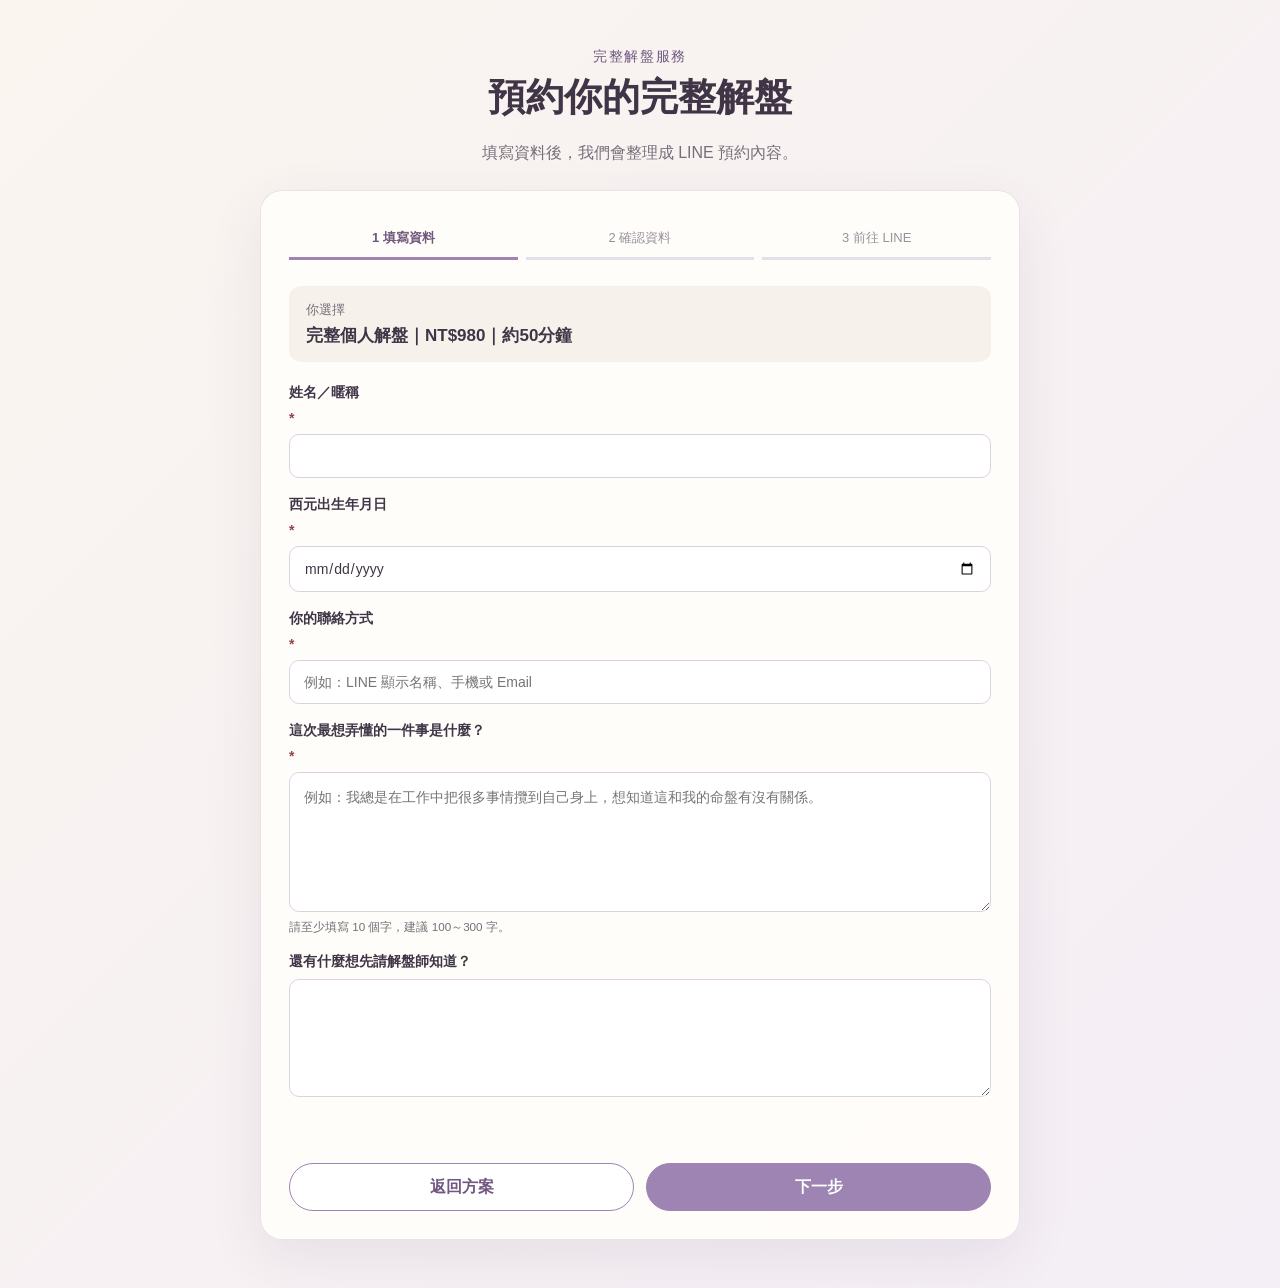
<file: index.html>
<!doctype html>
<html lang="zh-Hant">
<head>
  <meta charset="UTF-8">
  <meta name="viewport" content="width=device-width, initial-scale=1.0">
  <meta name="description" content="生命靈數完整解盤 LINE 預約">
  <title>生命靈數完整解盤預約</title>
  <link rel="stylesheet" href="style.css">
  <script defer src="script.js?v=2"></script>
</head>
<body>
  <main class="page-shell">
    <header class="page-header">
      <p class="eyebrow">完整解盤服務</p>
      <h1>預約你的完整解盤</h1>
      <p class="subtitle">填寫資料後，我們會整理成 LINE 預約內容。</p>
    </header>

    <section class="card" aria-live="polite">
      <div class="stepper" aria-label="預約進度">
        <span class="step active" data-step-dot="1">1 填寫資料</span>
        <span class="step" data-step-dot="2">2 確認資料</span>
        <span class="step" data-step-dot="3">3 前往 LINE</span>
      </div>

      <div id="formStep">
        <div class="plan-box">
          <span>你選擇</span>
          <strong id="selectedPlan"></strong>
        </div>

        <form id="bookingForm" novalidate>
          <label>姓名／暱稱 <span aria-hidden="true">*</span>
            <input id="name" name="name" autocomplete="name" required>
          </label>

          <label>西元出生年月日 <span aria-hidden="true">*</span>
            <input id="birthDate" name="birthDate" type="date" required>
          </label>

          <label>你的聯絡方式 <span aria-hidden="true">*</span>
            <input id="contact" name="contact" placeholder="例如：LINE 顯示名稱、手機或 Email" required>
          </label>

          <label>這次最想弄懂的一件事是什麼？ <span aria-hidden="true">*</span>
            <textarea id="reason" name="reason" rows="5" minlength="10" placeholder="例如：我總是在工作中把很多事情攬到自己身上，想知道這和我的命盤有沒有關係。" required></textarea>
            <small>請至少填寫 10 個字，建議 100～300 字。</small>
          </label>

          <label>還有什麼想先請解盤師知道？
            <textarea id="note" name="note" rows="4"></textarea>
          </label>

          <p id="formError" class="error" role="alert"></p>
          <div class="actions">
            <a class="button secondary" href="javascript:history.back()">返回方案</a>
            <button id="nextButton" class="button primary" type="button">下一步</button>
          </div>
        </form>
      </div>

      <div id="confirmStep" hidden>
        <h2>確認預約資料</h2>
        <p class="section-note">請確認內容是否正確。送出後會產生可貼到 LINE 的文字。</p>
        <dl id="confirmation" class="summary"></dl>
        <div class="actions">
          <button id="editButton" class="button secondary" type="button">返回修改</button>
          <button id="generateButton" class="button primary" type="button">確認並產生預約內容</button>
        </div>
      </div>

      <div id="lineStep" hidden>
        <h2>LINE 預約內容預覽</h2>
        <p class="section-note">先複製以下內容，再前往 LINE 貼上傳送。預約時間仍需由解盤師人工確認。</p>
        <textarea id="linePreview" class="preview" rows="14" readonly></textarea>
        <p id="copyStatus" class="copy-status" role="status"></p>
        <div class="actions stacked-mobile">
          <button id="copyButton" class="button secondary" type="button">複製預約內容</button>
          <a id="lineButton" class="button line" href="https://lin.ee/PBp9leg" target="_blank" rel="noopener noreferrer">前往 LINE 完成預約</a>
        </div>
        <button id="backToConfirmButton" class="text-button" type="button">返回確認資料</button>
      </div>
    </section>
  </main>
</body>
</html>
</file>
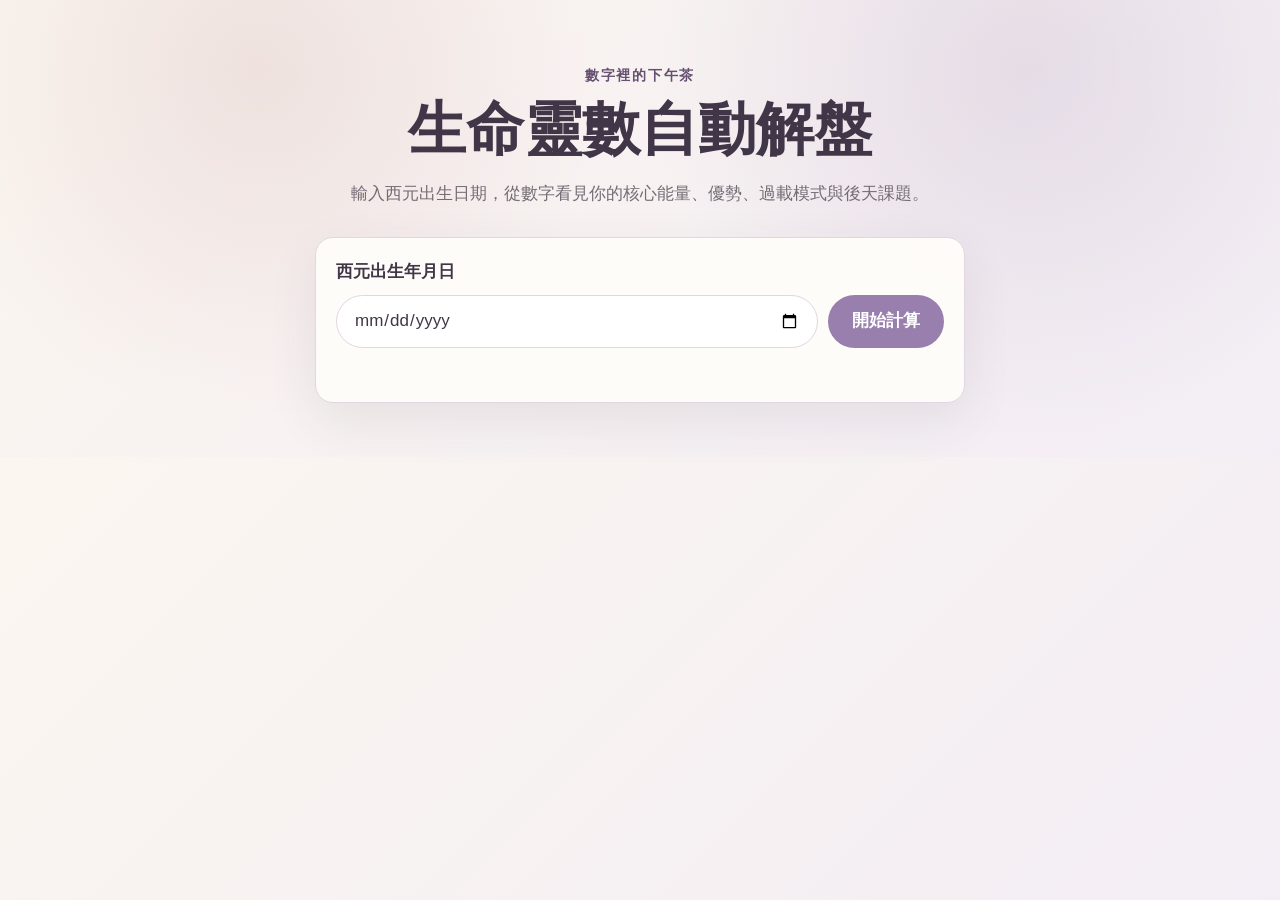
<file: full.html>
<!doctype html>
<html lang="zh-Hant">
<head>
  <meta charset="UTF-8">
  <meta name="viewport" content="width=device-width, initial-scale=1.0">
  <meta name="description" content="生命靈數自動計算與完整免費解盤">
  <title>生命靈數自動解盤</title>
  <link rel="stylesheet" href="full-style.css">
  <script defer src="content-data.js"></script>
  <script defer src="full-script.js"></script>
</head>
<body>
  <header class="hero">
    <div class="wrap">
      <p class="eyebrow">數字裡的下午茶</p>
      <h1>生命靈數自動解盤</h1>
      <p>輸入西元出生日期，從數字看見你的核心能量、優勢、過載模式與後天課題。</p>
      <form id="calculator" class="calculator">
        <label for="birthDate">西元出生年月日</label>
        <div class="input-row">
          <input id="birthDate" type="date" required>
          <button type="submit">開始計算</button>
        </div>
        <p id="error" class="error" role="alert"></p>
      </form>
    </div>
  </header>

  <main id="result" class="wrap result" hidden>
    <section class="overview card">
      <div>
        <p class="section-kicker">你的命盤摘要</p>
        <h2 id="resultTitle"></h2>
        <p id="integratedSummary" class="lead"></p>
      </div>
      <dl id="coreNumbers" class="core-grid"></dl>
    </section>

    <section class="section-grid">
      <article class="card">
        <div class="section-head"><div><p class="section-kicker">完成盤</p><h2>九宮格</h2></div></div>
        <div id="grid" class="number-grid" aria-label="生命靈數九宮格"></div>
        <p class="note">數字出現次數包含先天數及生日數、天賦數、主命數等衍生能量。</p>
      </article>
      <article class="card">
        <p class="section-kicker">整體觀察</p><h2>能量重點</h2>
        <div id="highlights" class="highlight-list"></div>
      </article>
    </section>

    <section class="content-section">
      <div class="section-head"><div><p class="section-kicker">1～9能量</p><h2>數字完整解析</h2></div><p>先看整體，再展開想深入理解的數字。</p></div>
      <div id="numberCards" class="cards"></div>
    </section>

    <section class="content-section">
      <div class="section-head"><div><p class="section-kicker">12條連線</p><h2>成立與尚未形成</h2></div></div>
      <h3>正式成立</h3><div id="formedLines" class="cards"></div>
      <h3>尚未形成</h3><div id="nearLines" class="cards compact"></div>
    </section>

    <section class="card service">
      <p class="section-kicker">完整人工解盤</p>
      <h2>自動計算幫你看見結構，人工解盤協助你放回生活理解</h2>
      <div class="plans">
        <article><h3>完整個人解盤</h3><strong>NT$980</strong><p>約50分鐘｜完整理解自己的命盤。</p><a href="./?plan=personal">選擇完整個人解盤</a></article>
        <article><h3>主題深度解盤</h3><strong>NT$1,480</strong><p>約75分鐘｜完整命盤加一個生活主題。</p><a href="./?plan=topic">選擇主題深度解盤</a></article>
      </div>
    </section>
    <p class="disclaimer">生命靈數屬於自我探索與生活反思工具，不取代醫療、心理、法律或財務專業。</p>
  </main>
</body>
</html>
</file>
<file: style.css>
:root {
  color-scheme: light;
  --ink: #3f3546;
  --muted: #786e79;
  --purple: #9d84b2;
  --purple-dark: #70587f;
  --paper: #fffdf9;
  --base: #f7f1ec;
  --line: #ddd1df;
  --danger: #9b3f4a;
  --line-green: #06c755;
}

* { box-sizing: border-box; }
body {
  margin: 0;
  min-height: 100vh;
  color: var(--ink);
  background: linear-gradient(135deg, #faf5ef 0%, #f4eef6 100%);
  font-family: "Noto Sans TC", "PingFang TC", "Microsoft JhengHei", sans-serif;
}

.page-shell { width: min(760px, calc(100% - 32px)); margin: 0 auto; padding: 48px 0; }
.page-header { text-align: center; margin-bottom: 24px; }
.eyebrow { margin: 0 0 6px; color: var(--purple-dark); font-size: 14px; letter-spacing: .12em; }
h1 { margin: 0; font-size: clamp(26px, 5vw, 38px); }
.subtitle, .section-note { color: var(--muted); line-height: 1.7; }
.card { background: rgba(255,253,249,.94); border: 1px solid rgba(157,132,178,.22); border-radius: 22px; padding: 28px; box-shadow: 0 18px 55px rgba(76,58,84,.09); }
.stepper { display: flex; gap: 8px; margin-bottom: 26px; }
.step { flex: 1; padding: 10px 6px; border-bottom: 3px solid #e6dfe7; color: #9a919b; text-align: center; font-size: 13px; }
.step.active { border-color: var(--purple); color: var(--purple-dark); font-weight: 700; }
.plan-box { display: grid; gap: 5px; margin-bottom: 22px; padding: 15px 17px; background: var(--base); border-radius: 12px; }
.plan-box span { color: var(--muted); font-size: 13px; }
.plan-box strong { font-size: 17px; }
form { display: grid; gap: 18px; }
label { display: grid; gap: 8px; font-weight: 700; font-size: 14px; }
label span { color: var(--danger); }
input, textarea { width: 100%; border: 1px solid var(--line); border-radius: 10px; padding: 13px 14px; color: var(--ink); background: #fff; font: inherit; font-weight: 400; }
textarea { resize: vertical; line-height: 1.6; }
input:focus, textarea:focus { outline: 3px solid rgba(157,132,178,.2); border-color: var(--purple); }
small { color: var(--muted); font-weight: 400; }
.error { min-height: 1.4em; margin: 0; color: var(--danger); }
.actions { display: grid; grid-template-columns: 1fr 1fr; gap: 12px; margin-top: 8px; }
.button { display: inline-flex; min-height: 48px; align-items: center; justify-content: center; border: 1px solid var(--purple); border-radius: 999px; padding: 12px 18px; font: inherit; font-weight: 700; text-decoration: none; cursor: pointer; }
.button.primary { color: white; background: var(--purple); }
.button.primary:hover { background: var(--purple-dark); }
.button.secondary { color: var(--purple-dark); background: white; }
.button.line { color: white; background: var(--line-green); border-color: var(--line-green); }
h2 { margin-top: 0; }
.summary { display: grid; gap: 0; margin: 22px 0; border: 1px solid var(--line); border-radius: 14px; overflow: hidden; }
.summary div { display: grid; grid-template-columns: 150px 1fr; gap: 16px; padding: 14px 16px; border-bottom: 1px solid var(--line); }
.summary div:last-child { border-bottom: 0; }
.summary dt { font-weight: 700; }
.summary dd { margin: 0; white-space: pre-wrap; overflow-wrap: anywhere; }
.preview { min-height: 310px; background: #faf8f5; }
.copy-status { min-height: 1.5em; color: var(--purple-dark); font-weight: 700; }
.text-button { display: block; margin: 18px auto 0; border: 0; background: transparent; color: var(--purple-dark); text-decoration: underline; cursor: pointer; }
[hidden] { display: none !important; }

@media (max-width: 600px) {
  .page-shell { width: min(100% - 20px, 760px); padding: 24px 0; }
  .card { padding: 20px 16px; border-radius: 16px; }
  .step { font-size: 12px; }
  .actions, .stacked-mobile { grid-template-columns: 1fr; }
  .summary div { grid-template-columns: 1fr; gap: 5px; }
}
</file>
<file: full-style.css>
:root{--ink:#403648;--muted:#746c74;--purple:#987fad;--purple-deep:#665071;--paper:#fffdf9;--base:#f8f2ed;--rose:#b78388;--line:#e1d6e2;--danger:#98434e}*{box-sizing:border-box}body{margin:0;color:var(--ink);background:linear-gradient(135deg,#fbf6ef,#f3edf5);font-family:"Noto Sans TC","PingFang TC","Microsoft JhengHei",sans-serif;font-size:17px;line-height:1.7}.wrap{width:min(1040px,calc(100% - 28px));margin:auto}.hero{padding:64px 0 54px;text-align:center;background:radial-gradient(circle at 20% 15%,rgba(183,131,136,.17),transparent 32%),radial-gradient(circle at 80% 15%,rgba(152,127,173,.18),transparent 34%)}.eyebrow,.section-kicker{margin:0 0 6px;color:var(--purple-deep);font-size:14px;font-weight:700;letter-spacing:.12em}.hero h1{margin:0;font-size:clamp(34px,7vw,58px);line-height:1.2}.hero>div>p:not(.eyebrow){color:var(--muted)}.calculator{max-width:650px;margin:28px auto 0;padding:20px;text-align:left;background:rgba(255,253,249,.94);border:1px solid var(--line);border-radius:18px;box-shadow:0 18px 50px rgba(69,53,77,.09)}label{display:block;margin-bottom:8px;font-weight:700}.input-row{display:grid;grid-template-columns:1fr auto;gap:10px}input,button{min-height:50px;border-radius:999px;font:inherit}input{width:100%;padding:10px 17px;border:1px solid var(--line);background:white;color:var(--ink)}button,.plans a{border:0;padding:11px 24px;color:white;background:var(--purple);font-weight:700;cursor:pointer;text-decoration:none;text-align:center}.error{min-height:1.5em;margin:8px 0 0;color:var(--danger)}.result{padding:36px 0 64px}.card{padding:28px;background:rgba(255,253,249,.95);border:1px solid rgba(152,127,173,.24);border-radius:20px;box-shadow:0 14px 40px rgba(69,53,77,.07)}.overview{display:grid;grid-template-columns:1.25fr 1fr;gap:28px}.lead{font-size:19px}.core-grid{display:grid;grid-template-columns:1fr 1fr;gap:10px;margin:0}.core-grid div{padding:14px;background:var(--base);border-radius:12px}.core-grid dt{font-size:13px;color:var(--muted)}.core-grid dd{margin:2px 0 0;font-size:21px;font-weight:800}.section-grid{display:grid;grid-template-columns:1fr 1fr;gap:20px;margin:20px 0}.number-grid{display:grid;grid-template-columns:repeat(3,1fr);gap:8px;max-width:420px}.number-cell{min-height:94px;padding:12px;background:var(--base);border:1px solid var(--line);border-radius:12px}.number-cell strong{display:block;font-size:27px}.number-cell span{color:var(--muted);font-size:14px}.number-cell.missing{opacity:.55}.note,.section-head>p,.disclaimer{color:var(--muted);font-size:14px}.highlight-list{display:grid;gap:10px}.highlight{padding:12px 14px;background:var(--base);border-left:4px solid var(--rose);border-radius:8px}.content-section{margin-top:42px}.section-head{display:flex;align-items:end;justify-content:space-between;gap:18px}.section-head h2,.content-section h2,.card h2{margin:0;font-size:clamp(24px,4vw,32px)}.cards{display:grid;grid-template-columns:repeat(2,1fr);gap:14px;margin-top:16px}.energy-card,.line-card{padding:20px;background:var(--paper);border:1px solid var(--line);border-radius:16px}.energy-card h3,.line-card h3{margin:0}.badges{display:flex;flex-wrap:wrap;gap:6px;margin:8px 0}.badge{padding:3px 9px;background:#efe6f1;border-radius:999px;font-size:13px}.status{color:var(--rose);font-weight:700}.details{margin-top:12px;padding-top:12px;border-top:1px solid var(--line)}details summary{color:var(--purple-deep);font-weight:700;cursor:pointer}.compact .line-card{padding:16px}.service{margin-top:44px}.plans{display:grid;grid-template-columns:1fr 1fr;gap:14px;margin-top:20px}.plans article{display:grid;align-content:start;padding:22px;background:var(--base);border-radius:15px}.plans h3{margin:0}.plans strong{font-size:28px}.plans a{margin-top:auto;border-radius:999px}.disclaimer{text-align:center;margin-top:24px}[hidden]{display:none!important}@media(max-width:720px){body{font-size:17px}.hero{padding:42px 0 36px}.input-row,.overview,.section-grid,.cards,.plans{grid-template-columns:1fr}.card{padding:21px}.core-grid{grid-template-columns:1fr 1fr}.section-head{display:block}.number-cell{min-height:82px}.plans a{display:block}.input-row button{width:100%}}
</file>
